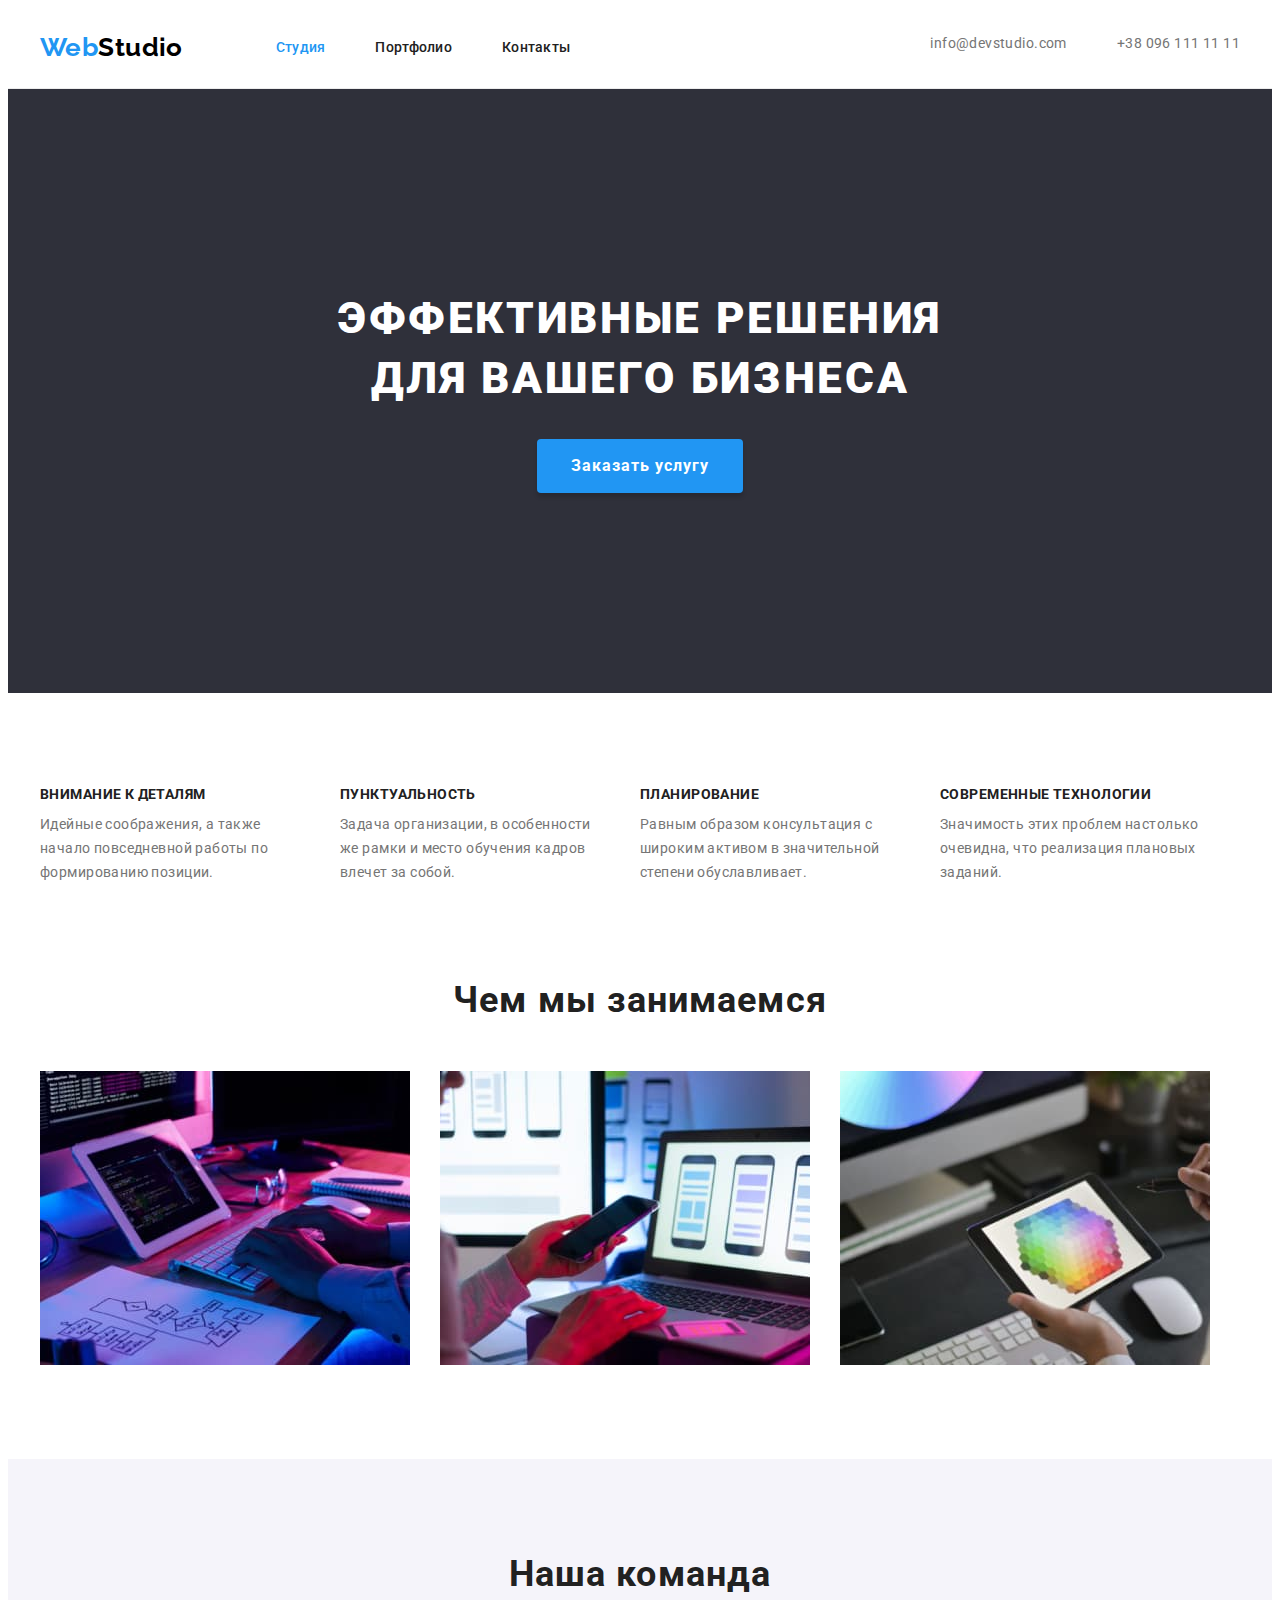
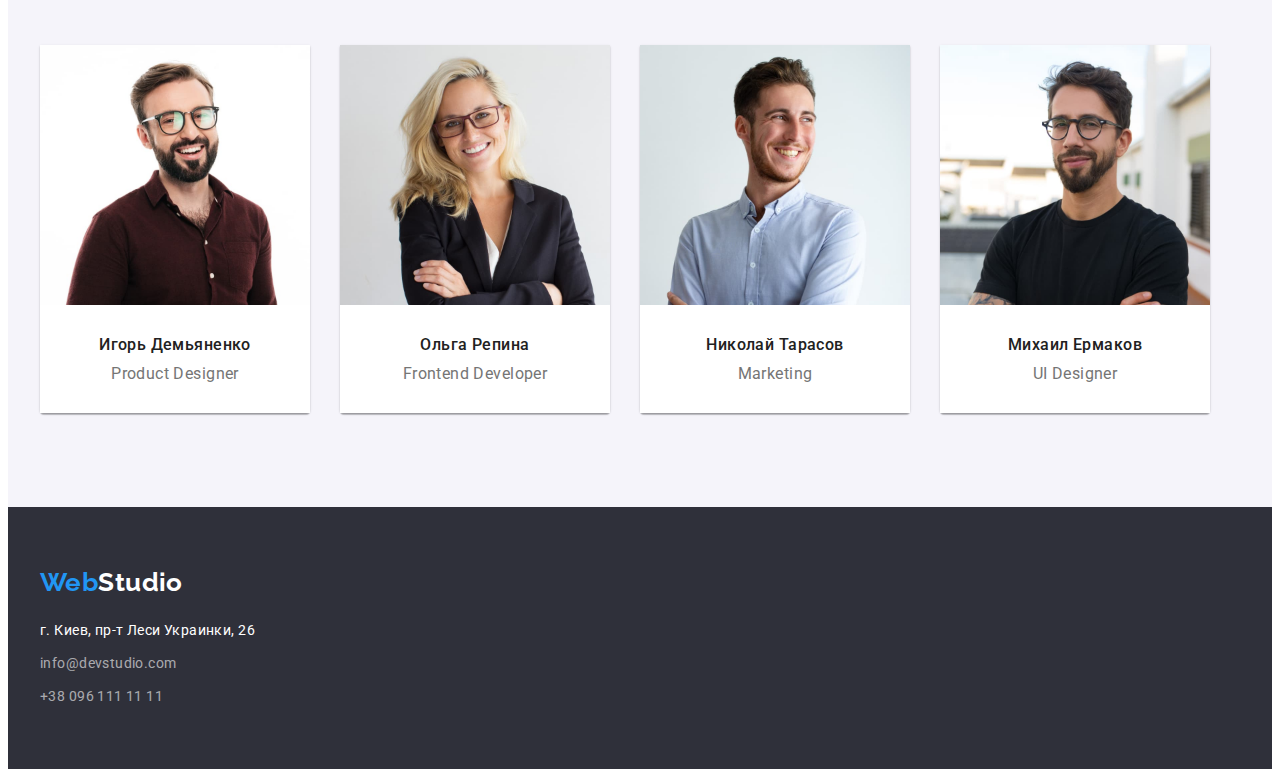
<file: index.html>
<!DOCTYPE html>
<html lang="ru">
  <head>
    <meta charset="UTF-8" />
    <meta http-equiv="X-UA-Compatible" content="IE=edge" />
    <meta name="viewport" content="width=device-width, initial-scale=1.0" />
    <title lang="an">Web Studio</title>
    <link
      href="https://fonts.googleapis.com/css2?family=Raleway:wght@700&family=Roboto:wght@400;500;700;900&display=swap"
      rel="stylesheet"
    />
    <link
      rel="stylesheet"
      href="https://cdnjs.cloudflare.com/ajax/libs/modern-normalize/1.1.0/modern-normalize.min.css"
      integrity="sha512-wpPYUAdjBVSE4KJnH1VR1HeZfpl1ub8YT/NKx4PuQ5NmX2tKuGu6U/JRp5y+Y8XG2tV+wKQpNHVUX03MfMFn9Q=="
      crossorigin="anonymous"
      referrerpolicy="no-referrer"
    />
    <link rel="stylesheet" href="./css/styles.css" />
  </head>
  <body>
    <header class="page-header">
      <div class="container">
        <nav class="nav">
          <a lang="en" href="" class="logo link"
            ><span class="accent">Web</span>Studio</a
          >

          <ul class="site-nav">
            <li class="item">
              <a href="./index.html" class="link current">Студия</a>
            </li>
            <li class="item">
              <a href="./portfolio.html" class="link">Портфолио</a>
            </li>
            <li class="item"><a href="" class="link">Контакты</a></li>
          </ul>
        </nav>
        <ul class="contacts">
          <li class="item">
            <a href="mailto:info@devstudio.com" class="link"
              >info@devstudio.com</a
            >
          </li>
          <li class="item">
            <a href="tel:+380961111111" class="link">+38 096 111 11 11</a>
          </li>
        </ul>
      </div>
    </header>
    <main>
      <section class="hero">
        <div class="container">
          <h1 class="hero-title">Эффективные решения для вашего бизнеса</h1>
          <button type="button" class="button">Заказать услугу</button>
        </div>
      </section>
      <section class="section">
        <div class="container">
          <h2 class="visually-hidden">особенности</h2>

          <ul class="advantage-list list">
            <li class="item">
              <h3 class="title">Внимание к деталям</h3>
              <p class="text">
                Идейные соображения, а также начало повседневной работы по
                формированию позиции.
              </p>
            </li>
            <li class="item">
              <h3 class="title">Пунктуальность</h3>
              <p class="text">
                Задача организации, в особенности же рамки и место обучения
                кадров влечет за собой.
              </p>
            </li>
            <li class="item">
              <h3 class="title">Планирование</h3>
              <p class="text">
                Равным образом консультация с широким активом в значительной
                степени обуславливает.
              </p>
            </li>
            <li class="item">
              <h3 class="title">Современные технологии</h3>
              <p class="text">
                Значимость этих проблем настолько очевидна, что реализация
                плановых заданий.
              </p>
            </li>
          </ul>
        </div>
      </section>
      <section class="section work">
        <div class="container">
          <h2 class="section-title">Чем мы занимаемся</h2>
          <ul class="work-list list">
            <li class="item">
              <img
                src="./imges/desktop.jpg"
                alt="десктопные приложения"
                width="370"
              />
            </li>
            <li class="item">
              <img
                src="./imges/mobile.jpg"
                alt="Мобильные приложения"
                width="370"
              />
            </li>
            <li class="item">
              <img
                src="./imges/design.jpg"
                alt="Дизайнерские решения"
                width="370"
              />
            </li>
          </ul>
        </div>
      </section>
      <section class="section team">
        <div class="container">
          <h2 class="section-title">Наша команда</h2>
          <ul class="team-list list">
            <li class="item">
              <img
                src="./imges/demyan.jpg"
                alt="Игорь Демьяненко"
                width="270"
              />
              <div class="item-content">
                <h3 class="title">Игорь Демьяненко</h3>
                <p lang="en" class="text">Product Designer</p>
              </div>
            </li>
            <li class="item">
              <img src="./imges/rjepina.jpg" alt="Ольга Репина" width="270" />
              <div class="item-content">
                <h3 class="title">Ольга Репина</h3>
                <p lang="en" class="text">Frontend Developer</p>
              </div>
            </li>
            <li class="item">
              <img
                src="./imges/tarasov.jpg"
                alt="Николай Тарасов"
                width="270"
              />
              <div class="item-content">
                <h3 class="title">Николай Тарасов</h3>
                <p lang="en" class="text">Marketing</p>
              </div>
            </li>
            <li class="item">
              <img src="./imges/yermak.jpg" alt="Михаил Ермаков" width="270" />
              <div class="item-content">
                <h3 class="title">Михаил Ермаков</h3>
                <p lang="en" class="text">UI Designer</p>
              </div>
            </li>
          </ul>
        </div>
      </section>
    </main>
    <footer class="footer">
      <div class="container">
        <a lang="en" href="" class="logo link"
          ><span class="accent">Web</span>Studio</a
        >
        <address class="footer-address">
          <ul class="footer-list">
            <li class="item">
              <p class="text">г. Киев, пр-т Леси Украинки, 26</p>
            </li>
            <li class="item">
              <a href="mailto:info@devstudio.com" class="link"
                >info@devstudio.com</a
              >
            </li>
            <li class="item">
              <a href="tel:+380961111111" class="link">+38 096 111 11 11</a>
            </li>
          </ul>
        </address>
      </div>
    </footer>
  </body>
</html>
</file>
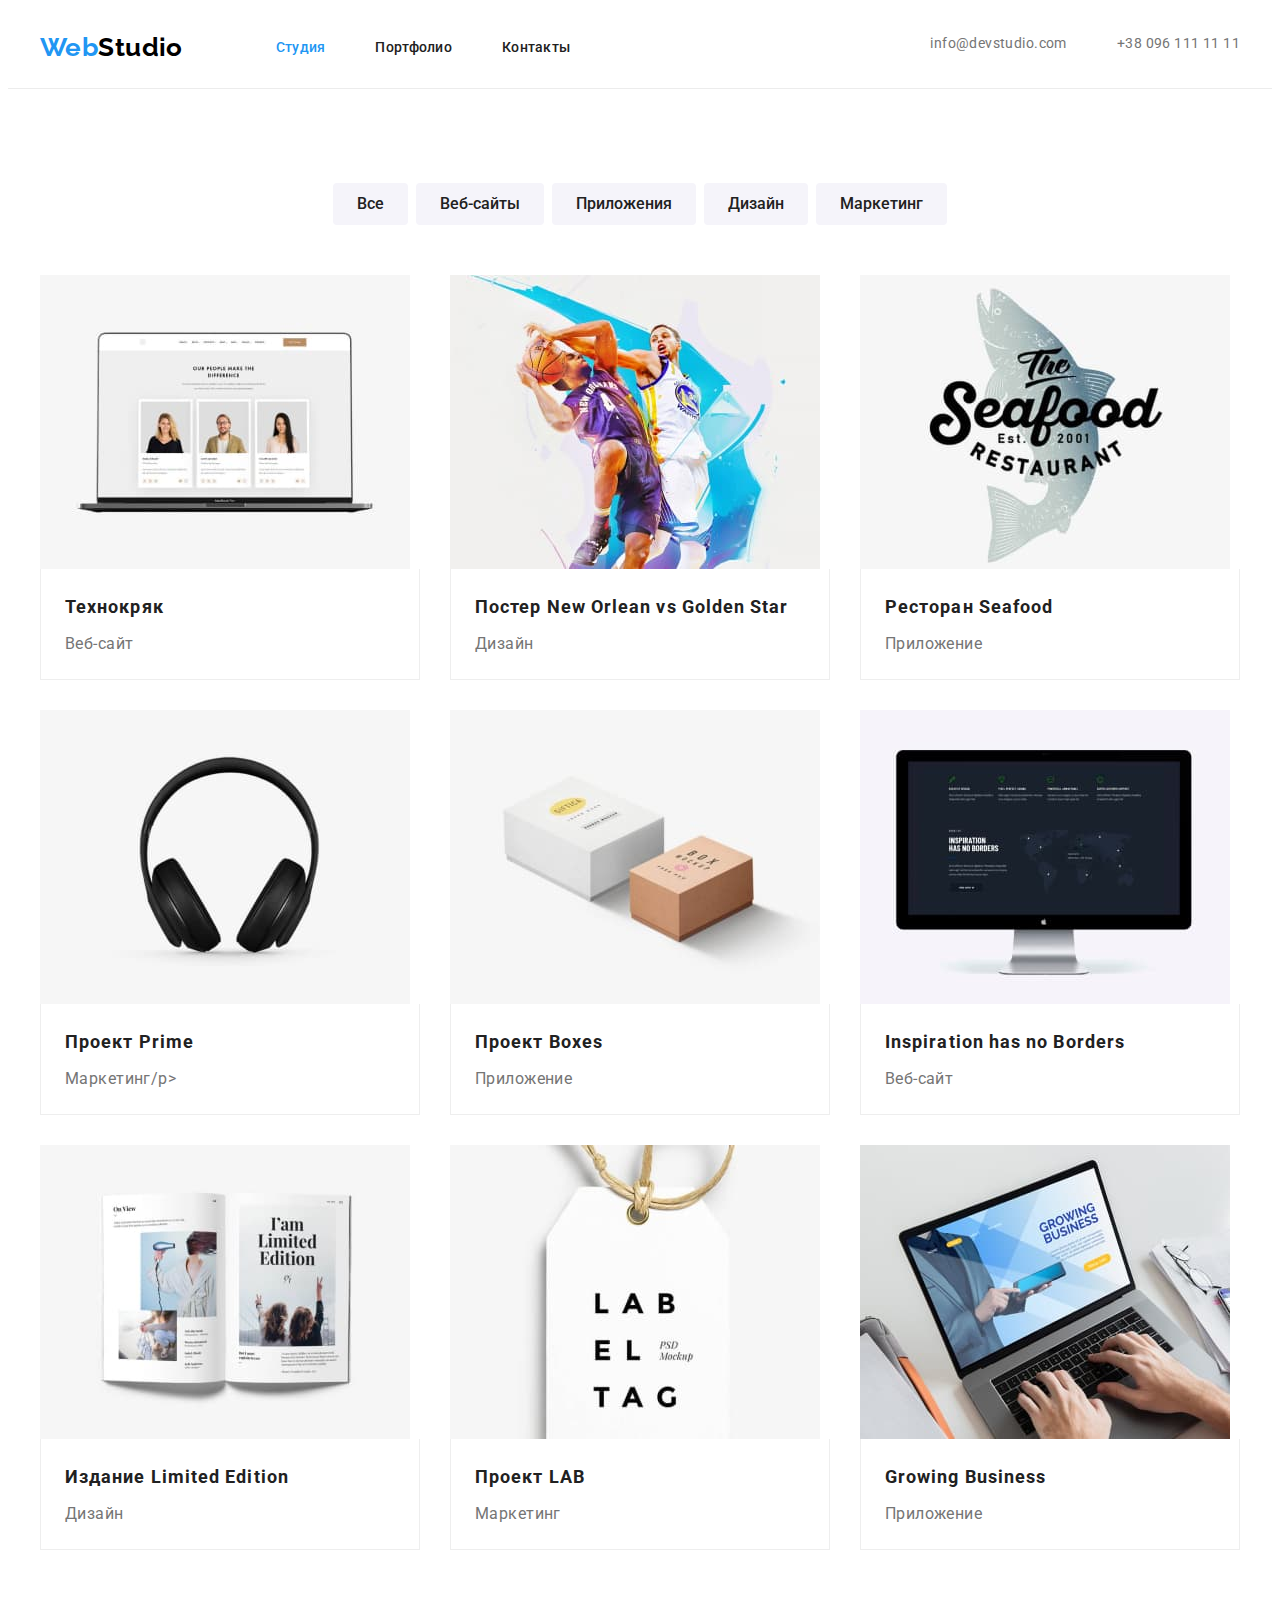
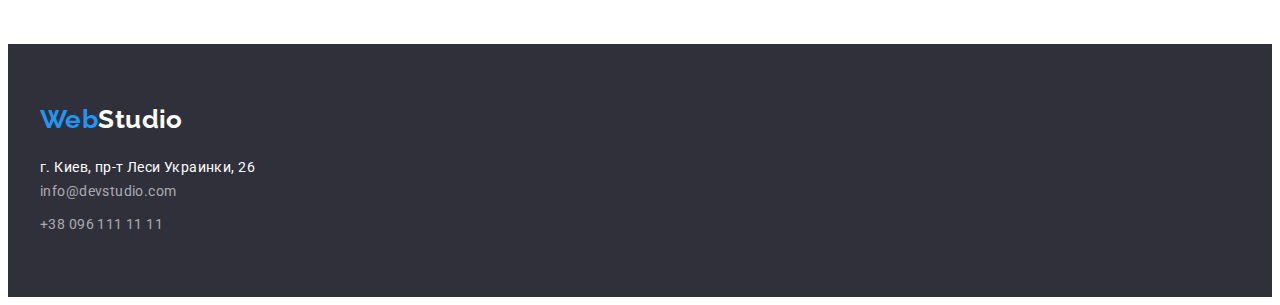
<file: portfolio.html>
<!DOCTYPE html>
<html lang="ru">
  <head>
    <meta charset="UTF-8" />
    <meta http-equiv="X-UA-Compatible" content="IE=edge" />
    <meta name="viewport" content="width=device-width, initial-scale=1.0" />
    <title lang="an">Portfolio</title>
    <link
      href="https://fonts.googleapis.com/css2?family=Raleway:wght@700&family=Roboto:wght@400;500;700;900&display=swap"
      rel="stylesheet"
    />
    <link
      rel="stylesheet"
      href="https://cdnjs.cloudflare.com/ajax/libs/modern-normalize/1.1.0/modern-normalize.min.css"
      integrity="sha512-wpPYUAdjBVSE4KJnH1VR1HeZfpl1ub8YT/NKx4PuQ5NmX2tKuGu6U/JRp5y+Y8XG2tV+wKQpNHVUX03MfMFn9Q=="
      crossorigin="anonymous"
      referrerpolicy="no-referrer"
    />
    <link rel="stylesheet" href="./css/styles.css" />
  </head>
  <body>
    <header class="page-header">
      <div class="container">
        <nav class="nav">
          <a lang="en" href="" class="logo link"
            ><span class="accent">Web</span>Studio</a
          >

          <ul class="site-nav">
            <li class="item">
              <a href="./index.html" class="link current">Студия</a>
            </li>
            <li class="item">
              <a href="./portfolio.html" class="link">Портфолио</a>
            </li>
            <li class="item"><a href="" class="link">Контакты</a></li>
          </ul>
        </nav>
        <ul class="contacts">
          <li class="item">
            <a href="mailto:info@devstudio.com" class="link"
              >info@devstudio.com</a
            >
          </li>
          <li class="item">
            <a href="tel:+380961111111" class="link">+38 096 111 11 11</a>
          </li>
        </ul>
      </div>
    </header>
    <main>
      <section class="section">
        <div class="container">
          <h1 class="visually-hidden">Портфолио</h1>
          <ul class="filter list">
            <li class="item">
              <button type="button" class="button">Все</button>
            </li>
            <li class="item">
              <button type="button" class="button">Веб-сайты</button>
            </li>
            <li class="item">
              <button type="button" class="button">Приложения</button>
            </li>
            <li class="item">
              <button type="button" class="button">Дизайн</button>
            </li>
            <li class="item">
              <button type="button" class="button">Маркетинг</button>
            </li>
          </ul>
          <ul class="card-set list">
            <li class="item">
              <div class="card-thumb">
                <img src="./imges/img1.jpg" alt="сайт технокряк" />
              </div>
              <div class="card-content">
                <h2 class="card-heading">Технокряк</h2>
                <p class="card-text">Веб-сайт</p>
              </div>
            </li>
            <li class="item">
              <div class="card-thumb">
                <img src="./imges/img2.jpg" alt="постер баскетбол" />
              </div>
              <div class="card-content">
                <h2 class="card-heading">Постер New Orlean vs Golden Star</h2>
                <p class="card-text">Дизайн</p>
              </div>
            </li>
            <li class="item">
              <div class="card-thumb">
                <img src="./imges/img3.jpg" alt="приложение ресторан" />
              </div>
              <div class="card-content">
                <h2 class="card-heading">Ресторан Seafood</h2>
                <p class="card-text">Приложение</p>
              </div>
            </li>
            <li class="item">
              <div class="card-thumb">
                <img src="./imges/img4.jpg" alt="проект прайм" />
              </div>
              <div class="card-content">
                <h2 class="card-heading">Проект Prime</h2>
                <p class="card-text">Маркетинг/p></p>
              </div>
            </li>
            <li class="item">
              <div class="card-thumb">
                <img src="./imges/img5.jpg" alt="проект упаковка" />
              </div>
              <div class="card-content">
                <h2 class="card-heading">Проект Boxes</h2>
                <p class="card-text">Приложение</p>
              </div>
            </li>
            <li class="item">
              <div class="card-thumb">
                <img src="./imges/img6.jpg" alt="проект вдохновение" />
              </div>
              <div class="card-content">
                <h2 class="card-heading">Inspiration has no Borders</h2>
                <p class="card-text">Веб-сайт</p>
              </div>
            </li>
            <li class="item">
              <div class="card-thumb">
                <img src="./imges/img7.jpg" alt="дизайн издания" />
              </div>
              <div class="card-content">
                <h2 class="card-heading">Издание Limited Edition</h2>
                <p class="card-text">Дизайн</p>
              </div>
            </li>
            <li class="item">
              <div class="card-thumb">
                <img src="./imges/img8.jpg" alt="проект этикетка" />
              </div>
              <div class="card-content">
                <h2 class="card-heading">Проект LAB</h2>
                <p class="card-text">Маркетинг</p>
              </div>
            </li>
            <li class="item">
              <div class="card-thumb">
                <img src="./imges/img9.jpg" alt="приложение для бизнеса" />
              </div>
              <div class="card-content">
                <h2 class="card-heading">Growing Business</h2>
                <p class="card-text">Приложение</p>
              </div>
            </li>
          </ul>
        </div>
      </section>
    </main>
    <footer class="footer">
      <div class="container">
        <a lang="en" href="" class="logo link"
          ><span class="accent">Web</span>Studio</a
        >
        <address class="footer-address">
          <ul class="footer-list">
            <li><p class="text">г. Киев, пр-т Леси Украинки, 26</p></li>
            <li class="item">
              <a href="mailto:info@devstudio.com" class="link"
                >info@devstudio.com</a
              >
            </li>
            <li class="item">
              <a href="tel:+380961111111" class="link">+38 096 111 11 11</a>
            </li>
          </ul>
        </address>
      </div>
    </footer>
  </body>
</html>
</file>
<file: css/styles.css>
:root {
  --primary-text-color: #757575;
  --title-text-color: #212121;
  --accent-color: #2196f3;
  --primary-white-color: #ffffff;
  --logo-color: #000000;
  --adress-link-color: rgba(255, 255, 255, 0.6);
  --secondary-bg-color: #f5f4fa;
  --card-set-gap: 30px;
  --border-color: #eeeeee;
}

body {
  background-color: var(--primary-white-color);
  color: var(--primary-text-color);

  font-family: Roboto, sans-serif;
  letter-spacing: 0.03em;
  font-size: 14px;
  line-height: 1.71;
}

h1,
h2,
h3,
h4,
h5,
h6 {
  margin: 0;
  padding: 0;
}

p {
  margin: 0;
  padding: 0;
}

img {
  display: block;
  max-width: 100%;
  height: auto;
}

ul,
ol {
  list-style: none;
  padding-inline-start: 0;
  margin-top: 0;
  margin-bottom: 0;
}

.link {
  text-decoration: none;
}

.section {
  padding-top: 94px;
  padding-bottom: 94px;
}

.container {
  width: 1200px;
  padding-left: 15px;
  padding-right: 15px;
  margin-left: auto;
  margin-right: auto;
}

.visually-hidden {
  position: absolute;
  white-space: nowrap;
  width: 1px;
  height: 1px;
  overflow: hidden;
  border: 0;
  padding: 0;
  clip: rect(0 0 0 0);
  clip-path: inset(50%);
  margin: -1px;
}
/* --------------------------HEADER------------------------------------ */
/* logo */

.page-header {
  border-bottom: 1px solid #ececec;
}

.page-header .container {
  display: flex;
}

.logo {
  color: var(--logo-color);
  font-family: Raleway, sans-serif;
  font-weight: bold;
  font-size: 26px;
  line-height: 1.2;
}

.logo:hover,
.logo:focus {
  color: var(--accent-color);
}

span.accent {
  color: var(--accent-color);
}

/* site nav */

.nav {
  display: flex;
  align-items: center;
}

.site-nav {
  display: flex;
  margin-left: 93px;
}

.site-nav .item + .item {
  margin-left: 50px;
}

.page-header .link {
  display: block;
  padding-top: 24px;
  padding-bottom: 25px;
}

.site-nav .link {
  color: var(--title-text-color);
  font-weight: 500;
  font-size: 14px;
  line-height: 1.14;
  letter-spacing: 0.02em;
}

.site-nav .link:hover,
.site-nav .link:focus {
  color: var(--accent-color);
}

.site-nav .link.current {
  color: var(--accent-color);
}

/* auth-nav */

.contacts {
  display: flex;
  margin-left: auto;
}

.contacts .item + .item {
  margin-left: 50px;
}

.contacts .link {
  color: var(--primary-text-color);
}

.contacts .link:hover,
.contacts .link:focus {
  color: var(--accent-color);
}

/*------------------------------MAIN----------------------------------------- */
/* index.html */
/* hero */

.hero {
  text-align: center;
  background-color: #2f303a;
  padding-top: 200px;
  padding-bottom: 200px;
}

.hero-title {
  width: 696px;
  margin: 0 auto 30px auto;
  color: var(--primary-white-color);
  font-weight: 900;
  font-size: 44px;
  line-height: 1.36;
  letter-spacing: 0.06em;
  text-transform: uppercase;
}

.hero .button {
  display: inline-block;
  border-radius: 4px;
  padding: 10px 32px;
  min-width: 200px;

  box-shadow: 0px 4px 4px rgba(0, 0, 0, 0.15);
  color: var(--primary-white-color);
  background-color: var(--accent-color);
  font-family: inherit;
  font-weight: 700;
  font-size: 16px;
  line-height: 1.87;
  align-items: center;
  text-align: center;
  letter-spacing: 0.06em;
}

/* section*/

.section-title {
  margin-bottom: 50px;

  color: var(--title-text-color);
  font-weight: 700;
  font-size: 36px;
  line-height: 1.17;
  text-align: center;
  letter-spacing: 0.03em;
}

/* advantage */

.advantage-list {
  display: flex;
  flex-wrap: wrap;
  margin-top: 0;
  margin-bottom: 0;
  padding-inline-start: 0;
}

.advantage-list .item {
  width: 270px;
  margin-right: 30px;
}

.advantage-list .item:nth-child(4n) {
  margin-right: 0;
}

.advantage-list .title {
  margin-bottom: 10px;

  color: var(--title-text-color);
  font-weight: 700;
  font-size: 14px;
  line-height: 1.14;
  letter-spacing: 0.03em;
  text-transform: uppercase;
}

/* work-list */

.work {
  padding-top: 0;
}

.work-list {
  display: flex;
}

.work-list .item {
  margin-right: 30px;
}

.work-list .item:nth-child(3n) {
  margin-right: 0;
}

/* team */

.team {
  background-color: var(--secondary-bg-color);
}

.team-list {
  display: flex;
  flex-wrap: wrap;
  margin-top: 0;
  margin-bottom: 0;
  padding-inline-start: 0;
}

.team-list .item {
  margin-right: 30px;
  box-shadow: 0px 1px 3px rgba(0, 0, 0, 0.12), 0px 1px 1px rgba(0, 0, 0, 0.14),
    0px 2px 1px rgba(0, 0, 0, 0.2);
  border-radius: 0px 0px 4px 4px;
}

.team-list .item:nth-child(4n) {
  margin-right: 0;
}

.item-content {
  padding-top: 30px;
  padding-bottom: 30px;
  background-color: var(--primary-white-color);
}

.team-list .title {
  margin-bottom: 10px;
  color: var(--title-text-color);
  font-weight: 500;
  font-size: 16px;
  line-height: 1.19;
  text-align: center;
}

.team-list .text {
  font-size: 16px;
  line-height: 1.19;
  text-align: center;
}

/* ----------------------------PORTFOLIO.HTML------------------------------------- */
/* section */
/* filter */

.filter {
  display: flex;
  justify-content: center;
  margin-bottom: 50px;
}

.filter .item + .item {
  margin-left: 8px;
}

.button {
  padding: 6px 22px;

  color: var(--title-text-color);
  background-color: var(--secondary-bg-color);
  border-color: transparent;
  border-radius: 4px;
  cursor: pointer;

  font-family: inherit;
  font-weight: 500;
  font-size: 16px;
  line-height: 1.62;
}

button:hover,
button:focus {
  color: var(--primary-white-color);
  background-color: var(--accent-color);
  box-shadow: 0px 3px 1px rgba(0, 0, 0, 0.1), 0px 1px 2px rgba(0, 0, 0, 0.08),
    0px 2px 2px rgba(0, 0, 0, 0.12);
}

/* card-set */

.card-set {
  display: flex;
  flex-wrap: wrap;
  margin-left: calc(-1 * var(--card-set-gap));
  margin-top: calc(-1 * var(--card-set-gap));
}

.card-set .item {
  flex-basis: calc(100% / 3 - var(--card-set-gap));
  margin-left: var(--card-set-gap);
  margin-top: var(--card-set-gap);
  background: #ffffff;
}

.card-heading {
  margin-bottom: 4px;
  font-weight: 700;
  font-size: 18px;
  line-height: 2;
  letter-spacing: 0.06em;
  color: var(--title-text-color);
}

.card-text {
  font-size: 16px;
  line-height: 1.87;
  color: var(--primary-text-color);
}

.card-content {
  padding: 20px 24px;
  border-left: 1px solid var(--border-color);
  border-right: 1px solid var(--border-color);
  border-bottom: 1px solid var(--border-color);
}

/*------------------------------------FOOTER------------------------------------ */

.footer {
  padding-top: 60px;
  padding-bottom: 60px;
  background-color: #2f303a;
}

.address {
  display: block;
}

.footer .logo {
  color: var(--primary-white-color);
}

.footer-list {
  margin-top: 20px;
}

.footer-list .item {
  margin-bottom: 9px;
}

.footer-list .item:last-child {
  margin-bottom: 0;
}

.footer-address {
  color: var(--primary-white-color);
  font-style: normal;
}

.footer-address .link {
  margin-bottom: 20px;
  color: var(--adress-link-color);
  font-style: normal;
}

.footer-address .link:hover,
.footer-address .link:focus {
  color: var(--accent-color);
}
</file>
